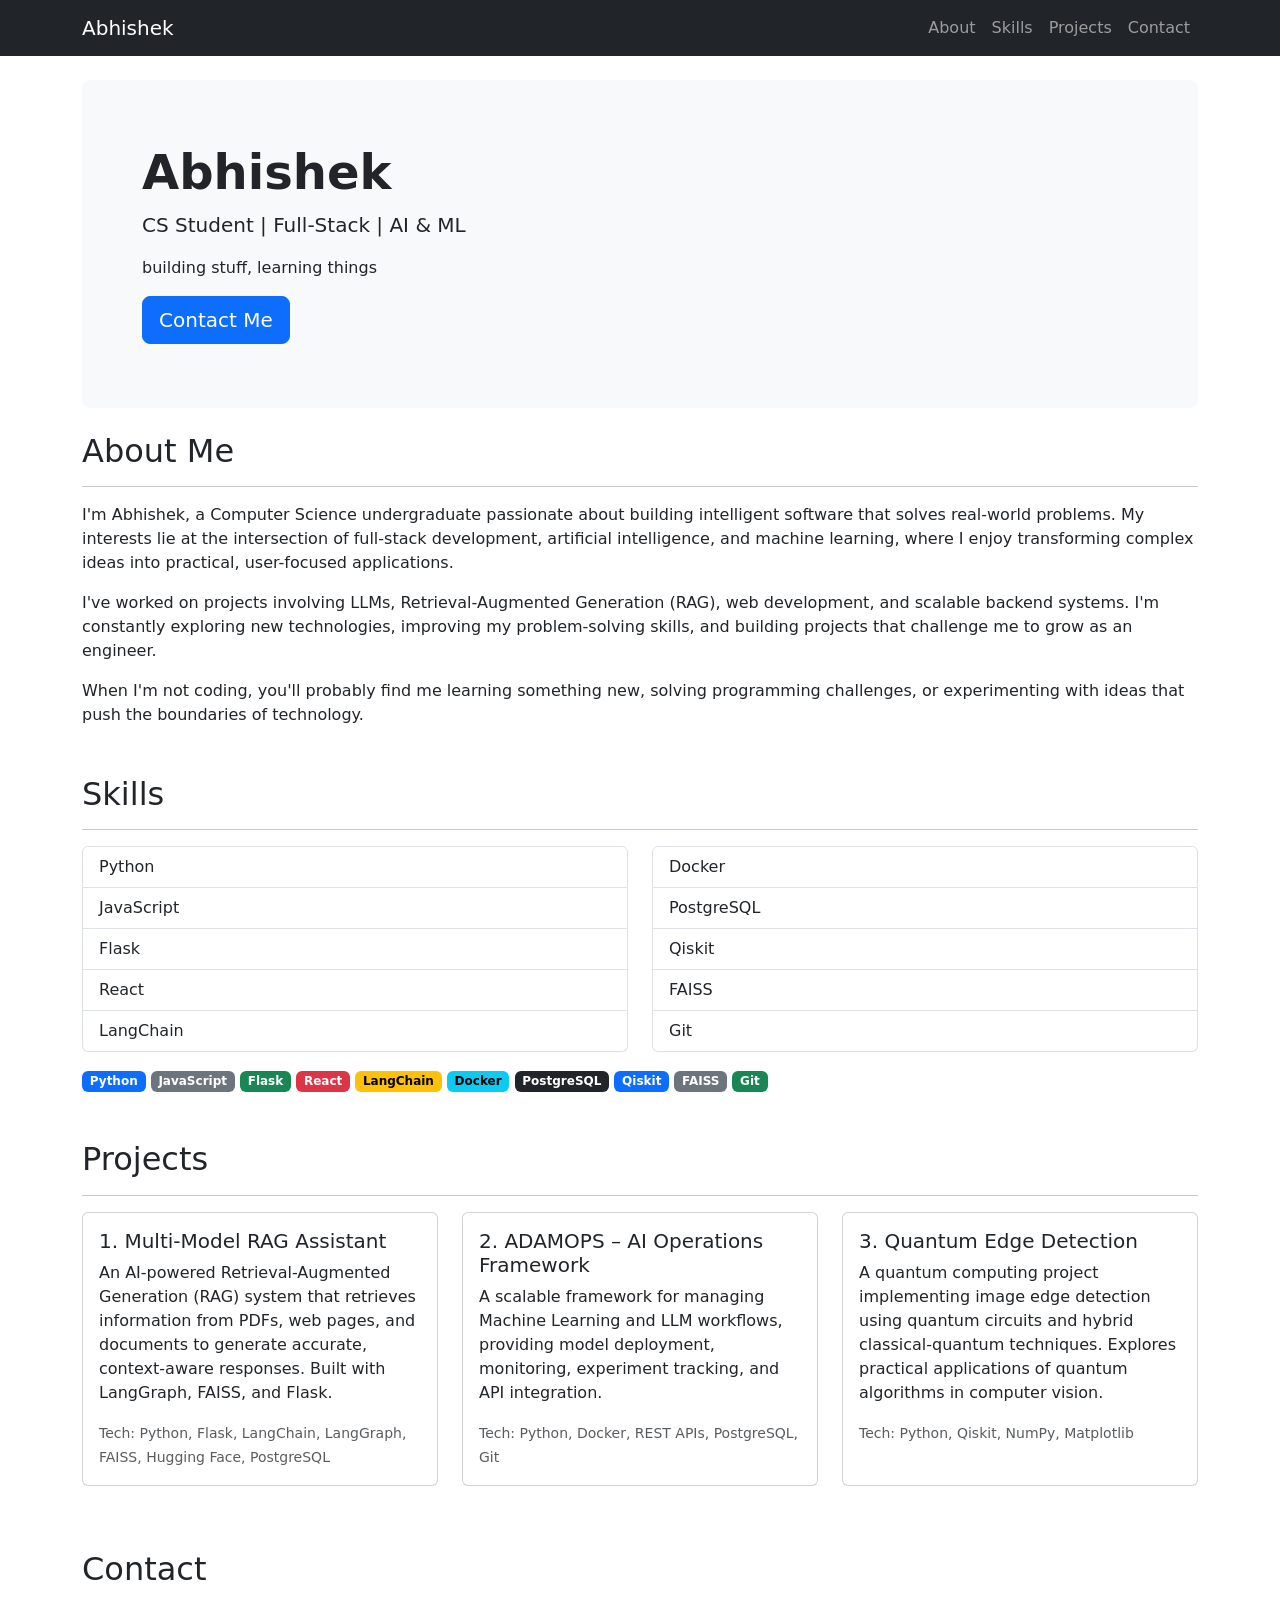
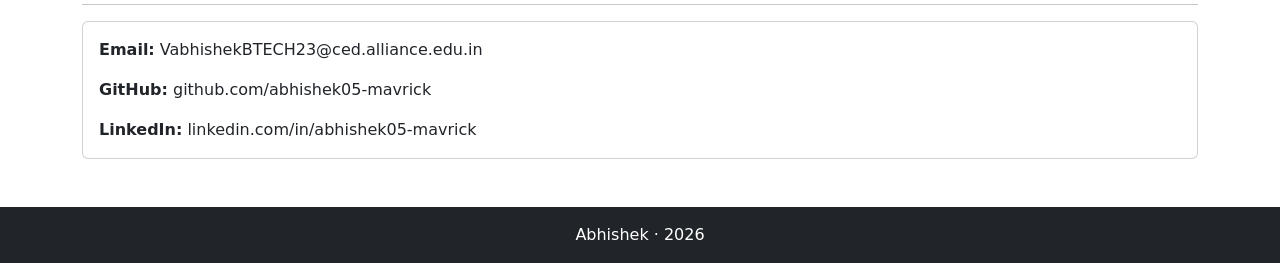
<file: portfolio/portfolio.html>
<!DOCTYPE html>
<html lang="en">
<head>
  <meta charset="UTF-8" />
  <meta name="viewport" content="width=device-width, initial-scale=1.0" />
  <title>Abhishek - Portfolio</title>
  <link href="https://cdn.jsdelivr.net/npm/bootstrap@5.3.3/dist/css/bootstrap.min.css" rel="stylesheet" />
</head>
<body>

  <nav class="navbar navbar-expand-lg navbar-dark bg-dark">
    <div class="container">
      <a class="navbar-brand" href="#">Abhishek</a>
      <button class="navbar-toggler" type="button">
        <span class="navbar-toggler-icon"></span>
      </button>
      <div class="collapse navbar-collapse" id="navbarNav">
        <ul class="navbar-nav ms-auto">
          <li class="nav-item">
            <a class="nav-link" href="#about">About</a>
          </li>
          <li class="nav-item">
            <a class="nav-link" href="#skills">Skills</a>
          </li>
          <li class="nav-item">
            <a class="nav-link" href="#projects">Projects</a>
          </li>
          <li class="nav-item">
            <a class="nav-link" href="#contact">Contact</a>
          </li>
        </ul>
      </div>
    </div>
  </nav>

  <div class="container mt-4">
    <div class="p-5 mb-4 bg-light rounded-3">
      <div class="container-fluid py-3">
        <h1 class="display-5 fw-bold">Abhishek</h1>
        <p class="col-md-8 fs-5">CS Student | Full-Stack | AI & ML</p>
        <p>building stuff, learning things</p>
        <button class="btn btn-primary btn-lg" type="button" onclick="document.getElementById('contact').scrollIntoView()">Contact Me</button>
      </div>
    </div>

    <div id="about" class="mb-5">
      <h2>About Me</h2>
      <hr>
      <p>I'm Abhishek, a Computer Science undergraduate passionate about building intelligent software that solves real-world problems. My interests lie at the intersection of full-stack development, artificial intelligence, and machine learning, where I enjoy transforming complex ideas into practical, user-focused applications.</p>
      <p>I've worked on projects involving LLMs, Retrieval-Augmented Generation (RAG), web development, and scalable backend systems. I'm constantly exploring new technologies, improving my problem-solving skills, and building projects that challenge me to grow as an engineer.</p>
      <p>When I'm not coding, you'll probably find me learning something new, solving programming challenges, or experimenting with ideas that push the boundaries of technology.</p>
    </div>


    <div id="skills" class="mb-5">
      <h2>Skills</h2>
      <hr>
      <div class="row">
        <div class="col-md-6">
          <ul class="list-group">
            <li class="list-group-item">Python</li>
            <li class="list-group-item">JavaScript</li>
            <li class="list-group-item">Flask</li>
            <li class="list-group-item">React</li>
            <li class="list-group-item">LangChain</li>
          </ul>
        </div>
        <div class="col-md-6">
          <ul class="list-group">
            <li class="list-group-item">Docker</li>
            <li class="list-group-item">PostgreSQL</li>
            <li class="list-group-item">Qiskit</li>
            <li class="list-group-item">FAISS</li>
            <li class="list-group-item">Git</li>
          </ul>
        </div>
      </div>
      <div class="mt-3">
        <span class="badge text-bg-primary">Python</span>
        <span class="badge text-bg-secondary">JavaScript</span>
        <span class="badge text-bg-success">Flask</span>
        <span class="badge text-bg-danger">React</span>
        <span class="badge text-bg-warning">LangChain</span>
        <span class="badge text-bg-info">Docker</span>
        <span class="badge text-bg-dark">PostgreSQL</span>
        <span class="badge text-bg-primary">Qiskit</span>
        <span class="badge text-bg-secondary">FAISS</span>
        <span class="badge text-bg-success">Git</span>
      </div>
    </div>

    <div id="projects" class="mb-5">
      <h2>Projects</h2>
      <hr>
      <div class="row">
        <div class="col-md-4 mb-3">
          <div class="card h-100">
            <div class="card-body">
              <h5 class="card-title">1. Multi-Model RAG Assistant</h5>
              <p class="card-text">An AI-powered Retrieval-Augmented Generation (RAG) system that retrieves information from PDFs, web pages, and documents to generate accurate, context-aware responses. Built with LangGraph, FAISS, and Flask.</p>
              <p class="card-text"><small class="text-muted">Tech: Python, Flask, LangChain, LangGraph, FAISS, Hugging Face, PostgreSQL</small></p>
            </div>
          </div>
        </div>
        <div class="col-md-4 mb-3">
          <div class="card h-100">
            <div class="card-body">
              <h5 class="card-title">2. ADAMOPS – AI Operations Framework</h5>
              <p class="card-text">A scalable framework for managing Machine Learning and LLM workflows, providing model deployment, monitoring, experiment tracking, and API integration.</p>
              <p class="card-text"><small class="text-muted">Tech: Python, Docker, REST APIs, PostgreSQL, Git</small></p>
            </div>
          </div>
        </div>
        <div class="col-md-4 mb-3">
          <div class="card h-100">
            <div class="card-body">
              <h5 class="card-title">3. Quantum Edge Detection</h5>
              <p class="card-text">A quantum computing project implementing image edge detection using quantum circuits and hybrid classical-quantum techniques. Explores practical applications of quantum algorithms in computer vision.</p>
              <p class="card-text"><small class="text-muted">Tech: Python, Qiskit, NumPy, Matplotlib</small></p>
            </div>
        </div>
        </div>
</div>
    </div>

    
<div id="contact" class="mb-5">
      <h2>Contact</h2>
      <hr>
      <div class="card">
        <div class="card-body">
          <p class="card-text"><strong>Email:</strong> VabhishekBTECH23@ced.alliance.edu.in</p>
          <p class="card-text"><strong>GitHub:</strong> github.com/abhishek05-mavrick</p>
          <p class="card-text"><strong>LinkedIn:</strong> linkedin.com/in/abhishek05-mavrick</p>
        </div>
      </div>
    </div>
  </div>

  
  <footer class="bg-dark text-white text-center py-3 mt-4">
    <div class="container">
      <p class="mb-0">Abhishek · 2026</p>
    </div>
  </footer>

  <script src="https://cdn.jsdelivr.net/npm/bootstrap@5.3.3/dist/js/bootstrap.bundle.min.js"></script>
  <script>
    alert("Welcome to my portfolio! Feel free to explore my projects and skills.");
    let input = prompt("Please enter your name:");
alert(`Hello, ${input}! Thank you for visiting my portfolio.`);

  </script>
</body>
</html>
</file>
